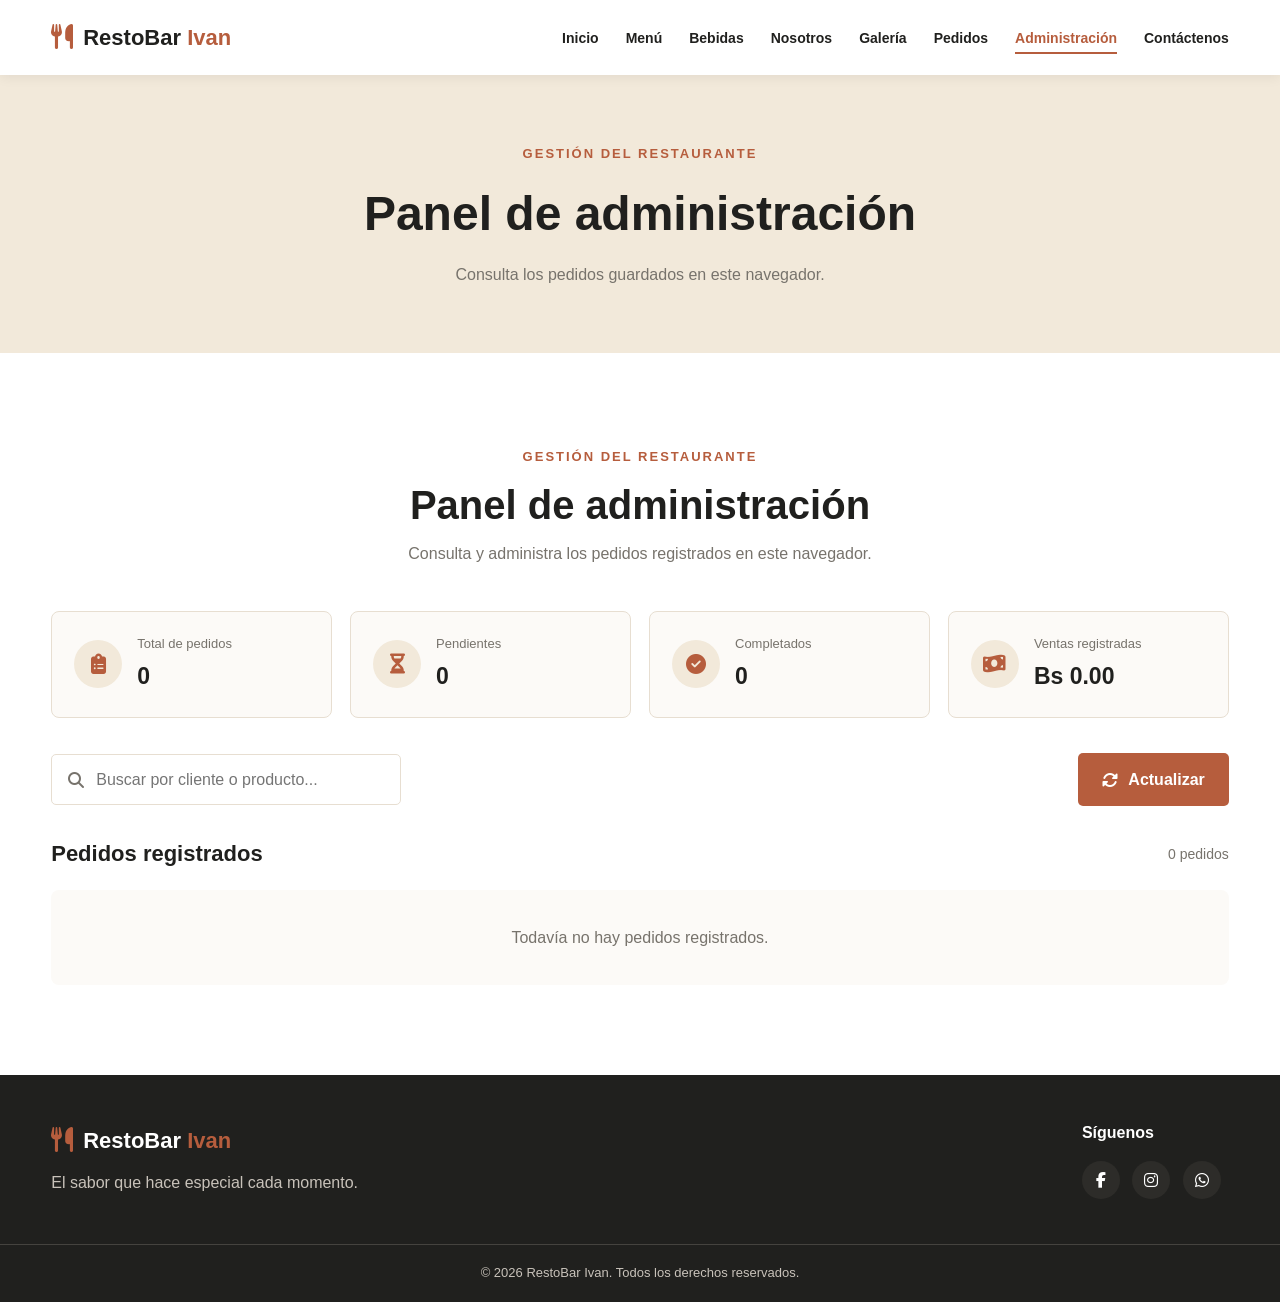
<file: administracion.html>
<!DOCTYPE html>
<html lang="es">
<head>
  <meta charset="UTF-8">
  <meta name="viewport" content="width=device-width, initial-scale=1.0">
  <meta name="description" content="RestoBar Ivan: comidas, bebidas y postres preparados con ingredientes de calidad.">
  <title>Administración | RestoBar Ivan</title>
  <link rel="stylesheet" href="style.css">
  <link rel="stylesheet" href="https://cdnjs.cloudflare.com/ajax/libs/font-awesome/6.5.2/css/all.min.css">
</head>
<body>
<header class="header">
  <nav class="navbar container">
    <a href="index.html" class="logo"><i class="fa-solid fa-utensils"></i><span>RestoBar <strong>Ivan</strong></span></a>
    <button class="menu-toggle" id="menuToggle" aria-label="Abrir menú"><i class="fa-solid fa-bars"></i></button>
    <ul class="nav-links" id="navLinks"><li><a href="index.html" class="">Inicio</a></li><li><a href="menu.html" class="">Menú</a></li><li><a href="bebidas.html">Bebidas</a></li><li><a href="nosotros.html" class="">Nosotros</a></li><li><a href="galeria.html" class="">Galería</a></li><li><a href="pedidos.html" class="">Pedidos</a></li><li><a href="administracion.html" class="active">Administración</a></li><li><a href="contactenos.html">Contáctenos</a></li></ul>
  </nav>
</header>
<main>
<section class="page-banner"><div class="container"><span class="section-subtitle">GESTIÓN DEL RESTAURANTE</span><h1>Panel de administración</h1><p>Consulta los pedidos guardados en este navegador.</p></div></section><section class="admin-section section-padding" id="pedidos">
<div class="container">
<div class="section-heading">
<span class="section-subtitle">GESTIÓN DEL RESTAURANTE</span>
<h2>Panel de administración</h2>
<p>Consulta y administra los pedidos registrados en este navegador.</p>
</div>
<div class="admin-stats">
<div class="stat-card">
<div class="stat-icon">
<i class="fa-solid fa-clipboard-list"></i>
</div>
<div>
<p>Total de pedidos</p>
<h3 id="totalPedidos">0</h3>
</div>
</div>
<div class="stat-card">
<div class="stat-icon">
<i class="fa-solid fa-hourglass-half"></i>
</div>
<div>
<p>Pendientes</p>
<h3 id="pedidosPendientes">0</h3>
</div>
</div>
<div class="stat-card">
<div class="stat-icon">
<i class="fa-solid fa-circle-check"></i>
</div>
<div>
<p>Completados</p>
<h3 id="pedidosCompletados">0</h3>
</div>
</div>
<div class="stat-card">
<div class="stat-icon">
<i class="fa-solid fa-money-bill-wave"></i>
</div>
<div>
<p>Ventas registradas</p>
<h3 id="ventasTotales">Bs 0.00</h3>
</div>
</div>
</div>
<div class="admin-tools">
<div class="search-box">
<i class="fa-solid fa-magnifying-glass"></i>
<input id="buscarPedido" placeholder="Buscar por cliente o producto..." type="search"/>
</div>
<button class="btn" id="actualizarPedidos" type="button">
<i class="fa-solid fa-rotate"></i>
                        Actualizar
                    </button>
</div>
<div class="orders-heading">
<h3>Pedidos registrados</h3>
<span id="cantidadPedidos">0 pedidos</span>
</div>
<div class="orders-container" id="listaPedidos">
<p class="no-orders">Todavía no hay pedidos registrados.</p>
</div>
</div>
</section>
</main>
<footer class="footer">
  <div class="container footer-content">
    <div class="footer-brand">
      <a href="index.html" class="logo"><i class="fa-solid fa-utensils"></i><span>RestoBar <strong>Ivan</strong></span></a>
      <p>El sabor que hace especial cada momento.</p>
    </div>
    <div class="footer-social">
      <h4>Síguenos</h4>
      <a href="https://www.facebook.com/share/1JNPotfvnx/" target="_blank" rel="noopener noreferrer" aria-label="Facebook"><i class="fa-brands fa-facebook-f"></i></a>
      <a href="https://www.instagram.com/ivanbeto551?rpxt=MTBrNG13ZXlwejhpMg==" target="_blank" rel="noopener noreferrer" aria-label="Instagram"><i class="fa-brands fa-instagram"></i></a>
      <a href="https://wa.me/59165852461" target="_blank" rel="noopener noreferrer" aria-label="WhatsApp"><i class="fa-brands fa-whatsapp"></i></a>
    </div>
  </div>
  <div class="footer-bottom"><p>&copy; 2026 RestoBar Ivan. Todos los derechos reservados.</p></div>
</footer>
<script src="script.js"></script>
</body>
</html>
</file>
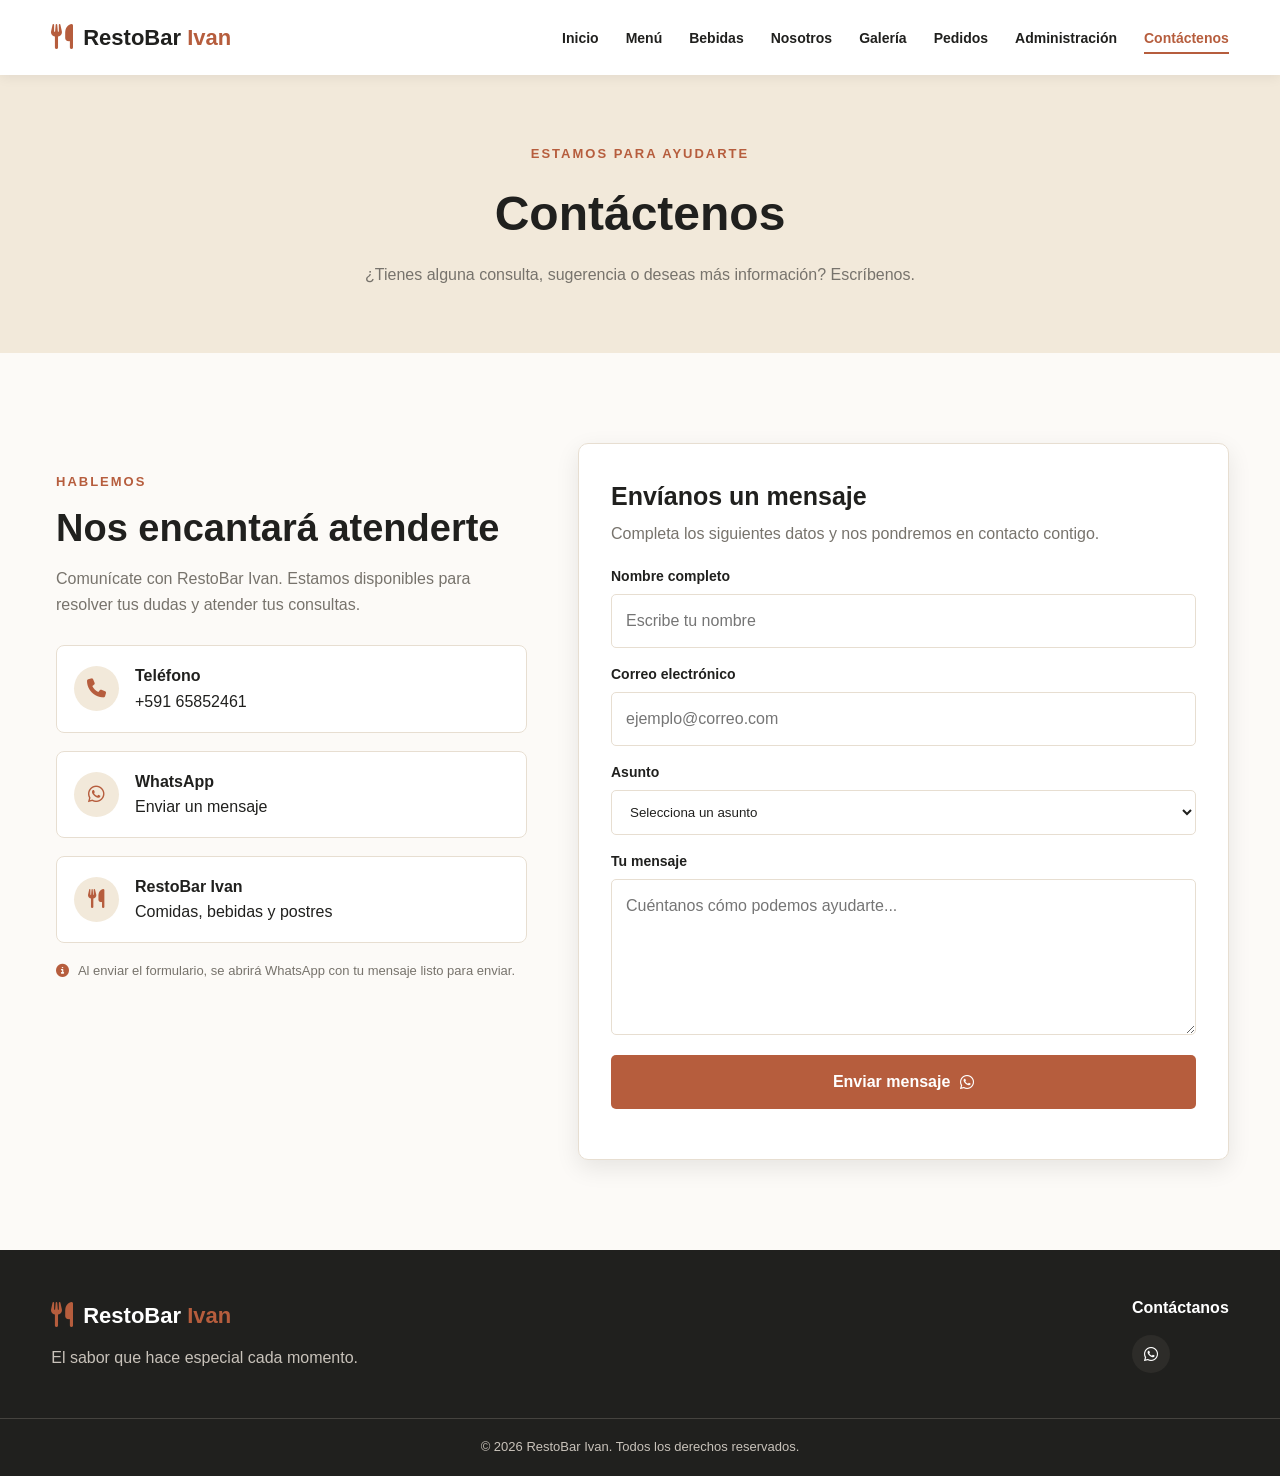
<file: contactenos.html>
<!DOCTYPE html>
<html lang="es">
<head>
  <meta charset="UTF-8">
  <meta name="viewport" content="width=device-width, initial-scale=1.0">
  <meta name="description" content="Contacta con RestoBar Ivan para consultas, sugerencias y pedidos.">
  <title>Contáctenos | RestoBar Ivan</title>
  <link rel="stylesheet" href="style.css">
  <link rel="stylesheet" href="https://cdnjs.cloudflare.com/ajax/libs/font-awesome/6.5.2/css/all.min.css">
</head>
<body>
<header class="header">
  <nav class="navbar container">
    <a href="index.html" class="logo"><i class="fa-solid fa-utensils"></i><span>RestoBar <strong>Ivan</strong></span></a>
    <button class="menu-toggle" id="menuToggle" aria-label="Abrir menú"><i class="fa-solid fa-bars"></i></button>
    <ul class="nav-links" id="navLinks">
      <li><a href="index.html">Inicio</a></li><li><a href="menu.html">Menú</a></li><li><a href="bebidas.html">Bebidas</a></li>
      <li><a href="nosotros.html">Nosotros</a></li><li><a href="galeria.html">Galería</a></li>
      <li><a href="pedidos.html">Pedidos</a></li><li><a href="administracion.html">Administración</a></li>
      <li><a href="contactenos.html" class="active">Contáctenos</a></li>
    </ul>
  </nav>
</header>
<main>
  <section class="page-banner"><div class="container">
    <span class="section-subtitle">ESTAMOS PARA AYUDARTE</span>
    <h1>Contáctenos</h1>
    <p>¿Tienes alguna consulta, sugerencia o deseas más información? Escríbenos.</p>
  </div></section>
  <section class="contact-section section-padding">
    <div class="container contact-layout">
      <div class="contact-info-panel">
        <span class="section-subtitle">HABLEMOS</span>
        <h2>Nos encantará atenderte</h2>
        <p>Comunícate con RestoBar Ivan. Estamos disponibles para resolver tus dudas y atender tus consultas.</p>
        <a class="contact-detail" href="tel:+59165852461"><i class="fa-solid fa-phone"></i><span><strong>Teléfono</strong><br>+591 65852461</span></a>
        <a class="contact-detail" href="https://wa.me/59165852461" target="_blank" rel="noopener"><i class="fa-brands fa-whatsapp"></i><span><strong>WhatsApp</strong><br>Enviar un mensaje</span></a>
        <div class="contact-detail"><i class="fa-solid fa-utensils"></i><span><strong>RestoBar Ivan</strong><br>Comidas, bebidas y postres</span></div>
        <p class="contact-note"><i class="fa-solid fa-circle-info"></i> Al enviar el formulario, se abrirá WhatsApp con tu mensaje listo para enviar.</p>
      </div>
      <form class="contact-form" id="contactForm">
        <h2>Envíanos un mensaje</h2>
        <p>Completa los siguientes datos y nos pondremos en contacto contigo.</p>
        <label for="contactNombre">Nombre completo</label>
        <input id="contactNombre" name="nombre" type="text" placeholder="Escribe tu nombre" maxlength="80" required>
        <label for="contactCorreo">Correo electrónico</label>
        <input id="contactCorreo" name="correo" type="email" placeholder="ejemplo@correo.com" required>
        <label for="contactAsunto">Asunto</label>
        <select id="contactAsunto" name="asunto" required>
          <option value="">Selecciona un asunto</option>
          <option>Consulta sobre el menú</option><option>Información sobre pedidos</option>
          <option>Sugerencia</option><option>Reclamo</option><option>Otro</option>
        </select>
        <label for="contactMensaje">Tu mensaje</label>
        <textarea id="contactMensaje" name="mensaje" rows="5" maxlength="1000" placeholder="Cuéntanos cómo podemos ayudarte..." required></textarea>
        <button class="btn btn-submit" type="submit">Enviar mensaje <i class="fa-brands fa-whatsapp"></i></button>
        <p class="form-message" id="contactMessage" aria-live="polite"></p>
      </form>
    </div>
  </section>
</main>
<footer class="footer">
  <div class="container footer-content">
    <div class="footer-brand"><a href="index.html" class="logo"><i class="fa-solid fa-utensils"></i><span>RestoBar <strong>Ivan</strong></span></a><p>El sabor que hace especial cada momento.</p></div>
    <div class="footer-social"><h4>Contáctanos</h4><a href="https://wa.me/59165852461" aria-label="WhatsApp"><i class="fa-brands fa-whatsapp"></i></a></div>
  </div>
  <div class="footer-bottom"><p>&copy; 2026 RestoBar Ivan. Todos los derechos reservados.</p></div>
</footer>
<script src="script.js"></script>
</body>
</html>
</file>
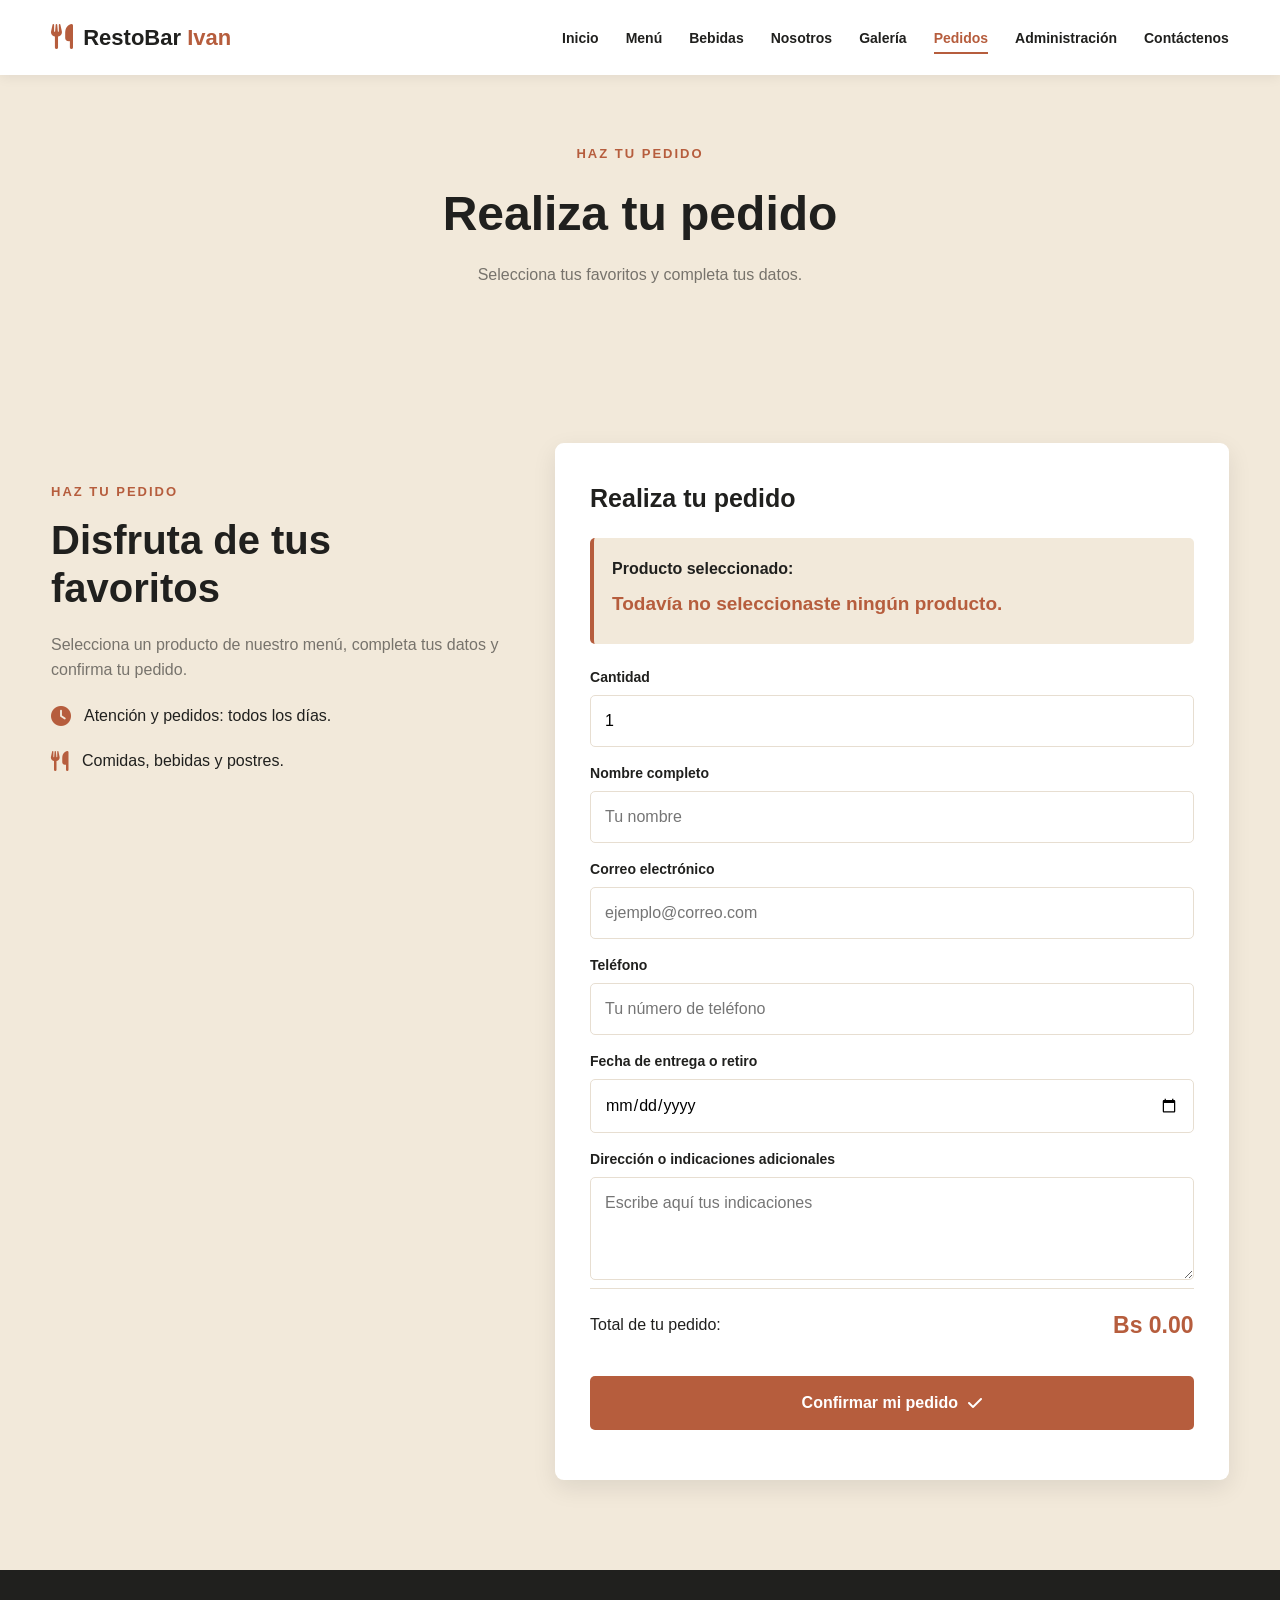
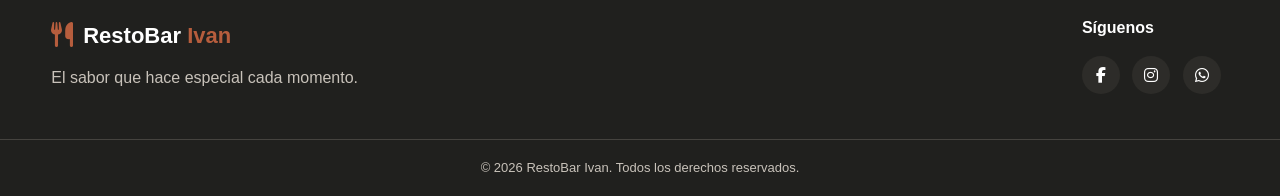
<file: pedidos.html>
<!DOCTYPE html>
<html lang="es">
<head>
  <meta charset="UTF-8">
  <meta name="viewport" content="width=device-width, initial-scale=1.0">
  <meta name="description" content="RestoBar Ivan: comidas, bebidas y postres preparados con ingredientes de calidad.">
  <title>Pedidos | RestoBar Ivan</title>
  <link rel="stylesheet" href="style.css">
  <link rel="stylesheet" href="https://cdnjs.cloudflare.com/ajax/libs/font-awesome/6.5.2/css/all.min.css">
</head>
<body>
<header class="header">
  <nav class="navbar container">
    <a href="index.html" class="logo"><i class="fa-solid fa-utensils"></i><span>RestoBar <strong>Ivan</strong></span></a>
    <button class="menu-toggle" id="menuToggle" aria-label="Abrir menú"><i class="fa-solid fa-bars"></i></button>
    <ul class="nav-links" id="navLinks"><li><a href="index.html" class="">Inicio</a></li><li><a href="menu.html" class="">Menú</a></li><li><a href="bebidas.html">Bebidas</a></li><li><a href="nosotros.html" class="">Nosotros</a></li><li><a href="galeria.html" class="">Galería</a></li><li><a href="pedidos.html" class="active">Pedidos</a></li><li><a href="administracion.html" class="">Administración</a></li><li><a href="contactenos.html">Contáctenos</a></li></ul>
  </nav>
</header>
<main>
<section class="page-banner"><div class="container"><span class="section-subtitle">HAZ TU PEDIDO</span><h1>Realiza tu pedido</h1><p>Selecciona tus favoritos y completa tus datos.</p></div></section><section class="reservation-section section-padding" id="reservas">
<div class="container reservation-container">
<div class="reservation-info">
<span class="section-subtitle">HAZ TU PEDIDO</span>
<h2>Disfruta de tus favoritos</h2>
<p>
                        Selecciona un producto de nuestro menú, completa tus
                        datos y confirma tu pedido.
                    </p>
<div class="contact-item">
<i class="fa-solid fa-clock"></i>
<span>Atención y pedidos: todos los días.</span>
</div>
<div class="contact-item">
<i class="fa-solid fa-utensils"></i>
<span>Comidas, bebidas y postres.</span>
</div>
</div>
<form class="reservation-form" id="reservationForm">
<h3>Realiza tu pedido</h3>
<div class="order-details">
<p><strong>Producto seleccionado:</strong></p>
<p id="pedidoSeleccionado">
                            Todavía no seleccionaste ningún producto.
                        </p>
<p id="precioSeleccionado"></p>
</div>
<input id="productoPedido" type="hidden"/>
<label for="cantidadPedido">Cantidad</label>
<input id="cantidadPedido" max="50" min="1" required="" type="number" value="1"/>
<label for="nombre">Nombre completo</label>
<input id="nombre" placeholder="Tu nombre" required="" type="text"/>
<label for="correo">Correo electrónico</label>
<input id="correo" placeholder="ejemplo@correo.com" required="" type="email"/>
<label for="telefono">Teléfono</label>
<input id="telefono" placeholder="Tu número de teléfono" required="" type="tel"/>
<label for="fecha">Fecha de entrega o retiro</label>
<input id="fecha" required="" type="date"/>
<label for="mensaje">Dirección o indicaciones adicionales</label>
<textarea id="mensaje" placeholder="Escribe aquí tus indicaciones" rows="3"></textarea>
<div class="order-total">
<span>Total de tu pedido:</span>
<strong id="totalPedido">Bs 0.00</strong>
</div>
<button class="btn btn-submit" type="submit">
                        Confirmar mi pedido
                        <i class="fa-solid fa-check"></i>
</button>
<p aria-live="polite" class="form-message" id="formMessage"></p>
</form>
</div>
</section>
</main>
<footer class="footer">
  <div class="container footer-content">
    <div class="footer-brand">
      <a href="index.html" class="logo"><i class="fa-solid fa-utensils"></i><span>RestoBar <strong>Ivan</strong></span></a>
      <p>El sabor que hace especial cada momento.</p>
    </div>
    <div class="footer-social">
      <h4>Síguenos</h4>
      <a href="https://www.facebook.com/share/1JNPotfvnx/" target="_blank" rel="noopener noreferrer" aria-label="Facebook"><i class="fa-brands fa-facebook-f"></i></a>
      <a href="https://www.instagram.com/ivanbeto551?rpxt=MTBrNG13ZXlwejhpMg==" target="_blank" rel="noopener noreferrer" aria-label="Instagram"><i class="fa-brands fa-instagram"></i></a>
      <a href="https://wa.me/59165852461" target="_blank" rel="noopener noreferrer" aria-label="WhatsApp"><i class="fa-brands fa-whatsapp"></i></a>
    </div>
  </div>
  <div class="footer-bottom"><p>&copy; 2026 RestoBar Ivan. Todos los derechos reservados.</p></div>
</footer>
<script src="script.js"></script>
</body>
</html>
</file>
<file: style.css>
/* =========================================
   CONFIGURACIÓN GENERAL
========================================= */

:root {
    --primary: #B65D3D;
    --primary-dark: #91452D;
    --dark: #20201E;
    --dark-light: #2D2C29;
    --cream: #F2E9DA;
    --white: #FFFFFF;
    --gray: #77736C;
    --olive: #78805B;
    --border: #E7DED1;
    --shadow: 0 8px 25px rgba(0, 0, 0, 0.09);
}

* {
    margin: 0;
    padding: 0;
    box-sizing: border-box;
    scroll-behavior: smooth;
}

body {
    font-family: Arial, Helvetica, sans-serif;
    color: var(--dark);
    background: var(--white);
    line-height: 1.6;
}

img {
    display: block;
    width: 100%;
}

a {
    text-decoration: none;
    color: inherit;
}

button,
input,
textarea {
    font: inherit;
}

button {
    cursor: pointer;
}

.container {
    width: min(1150px, 90%);
    margin: auto;
}

.section-padding {
    padding: 90px 0;
}

.section-heading {
    text-align: center;
    max-width: 650px;
    margin: 0 auto 45px;
}

.section-subtitle {
    color: var(--primary);
    font-weight: 700;
    font-size: 13px;
    letter-spacing: 2px;
}

.section-heading h2,
.about-content h2,
.reservation-info h2 {
    font-size: clamp(28px, 4vw, 40px);
    line-height: 1.2;
    margin: 12px 0;
}

.section-heading p {
    color: var(--gray);
}

/* =========================================
   BOTONES
========================================= */

.btn {
    display: inline-flex;
    align-items: center;
    justify-content: center;
    gap: 10px;
    padding: 14px 24px;
    border: none;
    border-radius: 5px;
    background: var(--primary);
    color: var(--white);
    font-weight: 700;
    transition: 0.3s ease;
}

.btn:hover {
    background: var(--primary-dark);
    transform: translateY(-3px);
}

/* =========================================
   ENCABEZADO Y NAVEGACIÓN
========================================= */

.header {
    position: sticky;
    top: 0;
    z-index: 1000;
    background: var(--white);
    box-shadow: 0 2px 12px rgba(0, 0, 0, 0.07);
}

.navbar {
    min-height: 75px;
    display: flex;
    align-items: center;
    justify-content: space-between;
}

.logo {
    display: flex;
    align-items: center;
    gap: 10px;
    color: var(--dark);
    font-size: 22px;
    font-weight: 700;
}

.logo i {
    color: var(--primary);
    font-size: 25px;
}

.logo strong {
    color: var(--primary);
}

.nav-links {
    display: flex;
    align-items: center;
    gap: 27px;
    list-style: none;
}

.nav-links a {
    font-size: 14px;
    font-weight: 600;
    transition: color 0.3s;
}

.nav-links a:hover {
    color: var(--primary);
}

.menu-toggle {
    display: none;
    background: none;
    border: none;
    color: var(--dark);
    font-size: 24px;
}

/* =========================================
   PORTADA
========================================= */

.hero {
    min-height: 600px;
    position: relative;
    display: flex;
    align-items: center;
    background:
        url("https://images.unsplash.com/photo-1517248135467-4c7edcad34c4?w=1600")
        center/cover no-repeat;
    color: var(--white);
}

.hero-overlay {
    position: absolute;
    inset: 0;
    background: linear-gradient(
        90deg,
        rgba(20, 18, 16, 0.88),
        rgba(20, 18, 16, 0.35)
    );
}

.hero-content {
    position: relative;
    z-index: 1;
    animation: aparecer 1s ease;
}

.hero-subtitle {
    color: #F1B69C;
    letter-spacing: 3px;
    font-weight: 700;
    font-size: 13px;
}

.hero h1 {
    max-width: 700px;
    font-size: clamp(40px, 6vw, 65px);
    line-height: 1.1;
    margin: 20px 0;
}

.hero p {
    max-width: 550px;
    color: #F0EDE9;
    margin-bottom: 30px;
    font-size: 17px;
}

/* =========================================
   MENÚ Y BUSCADOR
========================================= */

.menu-section {
    background: #FCFAF7;
}

.menu-tools {
    display: flex;
    align-items: center;
    justify-content: space-between;
    flex-wrap: wrap;
    gap: 20px;
    margin-bottom: 35px;
}

.search-box {
    display: flex;
    align-items: center;
    gap: 12px;
    width: min(350px, 100%);
    padding: 12px 16px;
    border: 1px solid var(--border);
    border-radius: 5px;
    background: var(--white);
}

.search-box i {
    color: var(--gray);
}

.search-box input {
    width: 100%;
    border: none;
    outline: none;
    background: transparent;
}

.filter-buttons {
    display: flex;
    flex-wrap: wrap;
    gap: 10px;
}

.filter-btn {
    padding: 10px 18px;
    border: 1px solid var(--border);
    border-radius: 5px;
    background: var(--white);
    color: var(--dark);
    transition: 0.3s;
}

.filter-btn:hover,
.filter-btn.active {
    background: var(--primary);
    color: var(--white);
    border-color: var(--primary);
}

.menu-grid {
    display: grid;
    grid-template-columns: repeat(3, 1fr);
    gap: 25px;
}

.menu-card {
    overflow: hidden;
    background: var(--white);
    border-radius: 9px;
    box-shadow: var(--shadow);
    transition: transform 0.3s, box-shadow 0.3s;
    animation: deslizarArriba 0.6s ease both;
}

.menu-card:hover {
    transform: translateY(-8px);
    box-shadow: 0 15px 30px rgba(0, 0, 0, 0.13);
}

.menu-card-image {
    height: 220px;
    overflow: hidden;
}

.menu-card-image img {
    height: 100%;
    object-fit: cover;
    transition: transform 0.5s;
}

.menu-card:hover .menu-card-image img {
    transform: scale(1.08);
}

.menu-card-content {
    padding: 22px;
}

.menu-category {
    display: inline-block;
    padding: 5px 10px;
    border-radius: 20px;
    background: var(--cream);
    color: var(--primary-dark);
    font-size: 12px;
    font-weight: 700;
}

.menu-card-content h3 {
    margin: 12px 0 8px;
    font-size: 21px;
}

.menu-card-content p {
    min-height: 65px;
    color: var(--gray);
    font-size: 14px;
}

.menu-card-bottom {
    display: flex;
    justify-content: space-between;
    align-items: center;
    margin-top: 15px;
}

.menu-price {
    color: var(--primary);
    font-size: 21px;
    font-weight: 700;
}

.btn-order {
    width: 100%;
    margin-top: 20px;
    display: flex;
    align-items: center;
    justify-content: center;
    gap: 10px;
    font-size: 14px;
}

.btn-order i {
    font-size: 15px;
}

.btn-order:hover {
    background: var(--primary-dark);
    transform: translateY(-3px);
}

.no-results,
.loading-message {
    grid-column: 1 / -1;
    text-align: center;
    color: var(--gray);
    padding: 35px;
}

/* =========================================
   NOSOTROS
========================================= */

.about-container {
    display: grid;
    grid-template-columns: 1fr 1fr;
    align-items: center;
    gap: 55px;
}

.about-image {
    height: 430px;
    overflow: hidden;
    border-radius: 9px;
}

.about-image img {
    height: 100%;
    object-fit: cover;
    transition: transform 0.5s;
}

.about-image:hover img {
    transform: scale(1.05);
}

.about-content p {
    color: var(--gray);
    margin: 15px 0;
}

.about-content .btn {
    margin-top: 15px;
}

/* =========================================
   GALERÍA
========================================= */

.gallery-section {
    background: #FCFAF7;
}

.gallery-grid {
    display: grid;
    grid-template-columns: repeat(3, 1fr);
    gap: 18px;
}

.gallery-item {
    height: 250px;
    overflow: hidden;
    border-radius: 8px;
}

.gallery-item img {
    height: 100%;
    object-fit: cover;
    transition: transform 0.5s;
}

.gallery-item:hover img {
    transform: scale(1.1);
}

/* =========================================
   FORMULARIO DE PEDIDOS
========================================= */

.reservation-section {
    background: var(--cream);
}

.reservation-container {
    display: grid;
    grid-template-columns: 0.8fr 1.2fr;
    align-items: start;
    gap: 55px;
}

.reservation-info {
    padding-top: 35px;
}

.reservation-info p {
    color: var(--gray);
    margin: 20px 0;
}

.contact-item {
    display: flex;
    align-items: center;
    gap: 13px;
    margin: 20px 0;
    color: var(--dark);
}

.contact-item i {
    color: var(--primary);
    font-size: 20px;
}

.reservation-form {
    padding: 35px;
    background: var(--white);
    border-radius: 9px;
    box-shadow: var(--shadow);
}

.reservation-form h3 {
    font-size: 25px;
    margin-bottom: 20px;
}

.reservation-form label {
    display: block;
    margin: 15px 0 7px;
    font-weight: 600;
    font-size: 14px;
}

.reservation-form input,
.reservation-form textarea {
    width: 100%;
    padding: 12px 14px;
    border: 1px solid var(--border);
    border-radius: 5px;
    outline: none;
    background: var(--white);
}

.reservation-form input:focus,
.reservation-form textarea:focus {
    border-color: var(--primary);
}

.reservation-form textarea {
    resize: vertical;
}

.order-details {
    background: var(--cream);
    padding: 18px;
    border-left: 4px solid var(--primary);
    border-radius: 5px;
    margin-bottom: 22px;
}

.order-details p {
    margin-bottom: 7px;
}

#pedidoSeleccionado {
    font-size: 19px;
    font-weight: 700;
    color: var(--primary);
}

#precioSeleccionado {
    color: var(--gray);
    font-size: 13px;
}

.order-total {
    display: flex;
    justify-content: space-between;
    align-items: center;
    padding: 18px 0;
    margin-bottom: 15px;
    border-top: 1px solid var(--border);
    font-size: 16px;
}

.order-total strong {
    color: var(--primary);
    font-size: 23px;
}

.btn-submit {
    width: 100%;
}

.form-message {
    margin-top: 15px;
    text-align: center;
    font-weight: 600;
}

.form-message.success {
    color: #287A43;
}

.form-message.error {
    color: #B3261E;
}

/* =========================================
   PANEL DE ADMINISTRACIÓN
========================================= */

.admin-section {
    background: var(--white);
}

.admin-stats {
    display: grid;
    grid-template-columns: repeat(4, 1fr);
    gap: 18px;
    margin-bottom: 35px;
}

.stat-card {
    display: flex;
    align-items: center;
    gap: 15px;
    padding: 22px;
    border: 1px solid var(--border);
    border-radius: 8px;
    background: #FCFAF7;
}

.stat-icon {
    width: 48px;
    height: 48px;
    flex-shrink: 0;
    display: grid;
    place-items: center;
    border-radius: 50%;
    background: var(--cream);
    color: var(--primary);
    font-size: 20px;
}

.stat-card p {
    color: var(--gray);
    font-size: 13px;
}

.stat-card h3 {
    font-size: 23px;
    margin-top: 3px;
}

.admin-tools {
    display: flex;
    justify-content: space-between;
    align-items: center;
    flex-wrap: wrap;
    gap: 15px;
    margin-bottom: 30px;
}

.orders-heading {
    display: flex;
    justify-content: space-between;
    align-items: center;
    margin-bottom: 18px;
}

.orders-heading h3 {
    font-size: 22px;
}

.orders-heading span {
    color: var(--gray);
    font-size: 14px;
}

.orders-container {
    display: grid;
    gap: 18px;
}

.order-card {
    padding: 22px;
    border: 1px solid var(--border);
    border-radius: 8px;
    background: #FCFAF7;
    animation: aparecer 0.4s ease;
}

.order-card-header {
    display: flex;
    justify-content: space-between;
    align-items: center;
    gap: 15px;
    flex-wrap: wrap;
    padding-bottom: 15px;
    border-bottom: 1px solid var(--border);
}

.order-id {
    font-weight: 700;
    color: var(--primary);
}

.order-status {
    padding: 6px 12px;
    border-radius: 20px;
    font-size: 12px;
    font-weight: 700;
}

.status-pendiente {
    background: #FFF0C2;
    color: #805900;
}

.status-preparacion {
    background: #DCEBFF;
    color: #245A9B;
}

.status-completado {
    background: #DDF4E2;
    color: #287A43;
}

.status-cancelado {
    background: #F9DEDC;
    color: #B3261E;
}

.order-information {
    display: grid;
    grid-template-columns: repeat(2, 1fr);
    gap: 10px 25px;
    padding: 18px 0;
}

.order-information p {
    color: var(--gray);
    font-size: 14px;
    overflow-wrap: anywhere;
}

.order-information strong {
    color: var(--dark);
}

.order-card-footer {
    display: flex;
    justify-content: space-between;
    align-items: center;
    flex-wrap: wrap;
    gap: 15px;
    padding-top: 15px;
    border-top: 1px solid var(--border);
}

.order-total-admin {
    color: var(--primary);
    font-size: 20px;
    font-weight: 700;
}

.order-actions {
    display: flex;
    align-items: center;
    gap: 10px;
    flex-wrap: wrap;
}

.order-actions select {
    padding: 9px;
    border: 1px solid var(--border);
    border-radius: 5px;
    background: var(--white);
}

.btn-delete {
    padding: 9px 13px;
    border: none;
    border-radius: 5px;
    background: #F9DEDC;
    color: #B3261E;
    transition: 0.3s;
}

.btn-delete:hover {
    background: #EFB8B4;
}

.no-orders {
    padding: 35px;
    text-align: center;
    color: var(--gray);
    background: #FCFAF7;
    border-radius: 8px;
}

/* =========================================
   PIE DE PÁGINA
========================================= */

.footer {
    background: var(--dark);
    color: var(--white);
}

.footer-content {
    display: flex;
    justify-content: space-between;
    align-items: center;
    gap: 30px;
    padding-top: 45px;
    padding-bottom: 45px;
}

.footer .logo {
    color: var(--white);
}

.footer-brand p {
    color: #C8C2BA;
    margin-top: 12px;
}

.footer-social h4 {
    margin-bottom: 15px;
}

.footer-social a {
    display: inline-grid;
    place-items: center;
    width: 38px;
    height: 38px;
    margin-right: 8px;
    border-radius: 50%;
    background: var(--dark-light);
    color: var(--white);
    transition: 0.3s;
}

.footer-social a:hover {
    background: var(--primary);
    transform: translateY(-3px);
}

.footer-bottom {
    padding: 18px;
    border-top: 1px solid #45433F;
    text-align: center;
    color: #C8C2BA;
    font-size: 13px;
}

/* =========================================
   ANIMACIONES
========================================= */

@keyframes aparecer {
    from {
        opacity: 0;
    }

    to {
        opacity: 1;
    }
}

@keyframes deslizarArriba {
    from {
        opacity: 0;
        transform: translateY(30px);
    }

    to {
        opacity: 1;
        transform: translateY(0);
    }
}

@keyframes zoomEntrada {
    from {
        opacity: 0;
        transform: scale(0.92);
    }

    to {
        opacity: 1;
        transform: scale(1);
    }
}

.hero-content {
    animation: deslizarArriba 0.9s ease both;
}

.about-image {
    animation: zoomEntrada 0.8s ease both;
}

.gallery-item {
    animation: aparecer 0.8s ease both;
}

/* =========================================
   DISEÑO RESPONSIVE
========================================= */

@media (max-width: 950px) {
    .nav-links {
        gap: 15px;
    }

    .nav-links a {
        font-size: 13px;
    }

    .menu-grid {
        grid-template-columns: repeat(2, 1fr);
    }

    .admin-stats {
        grid-template-columns: repeat(2, 1fr);
    }
}

@media (max-width: 750px) {
    .section-padding {
        padding: 65px 0;
    }

    .menu-toggle {
        display: block;
    }

    .nav-links {
        display: none;
        position: absolute;
        top: 75px;
        left: 0;
        width: 100%;
        padding: 20px 5%;
        flex-direction: column;
        align-items: flex-start;
        gap: 18px;
        background: var(--white);
        box-shadow: var(--shadow);
    }

    .nav-links.active {
        display: flex;
    }

    .hero {
        min-height: 520px;
    }

    .about-container,
    .reservation-container {
        grid-template-columns: 1fr;
    }

    .about-image {
        height: 320px;
    }

    .reservation-info {
        padding-top: 0;
    }

    .gallery-grid {
        grid-template-columns: repeat(2, 1fr);
    }

    .footer-content {
        flex-direction: column;
        align-items: flex-start;
    }
}

@media (max-width: 520px) {
    .menu-grid,
    .gallery-grid,
    .admin-stats {
        grid-template-columns: 1fr;
    }

    .menu-tools {
        align-items: stretch;
    }

    .filter-buttons {
        justify-content: center;
    }

    .filter-btn {
        flex: 1;
    }

    .reservation-form {
        padding: 22px;
    }

    .order-information {
        grid-template-columns: 1fr;
    }

    .order-card-footer,
    .orders-heading {
        align-items: flex-start;
        flex-direction: column;
    }

    .hero h1 {
        font-size: 39px;
    }
}


/* Navegación entre páginas */
.nav-links a.active {
    color: var(--primary);
    position: relative;
}
.nav-links a.active::after {
    content: "";
    position: absolute;
    left: 0;
    bottom: -8px;
    width: 100%;
    height: 2px;
    background: var(--primary);
}
.page-banner {
    padding: 65px 0;
    text-align: center;
    background: var(--cream);
}
.page-banner h1 {
    margin: 10px 0;
    color: var(--dark);
    font-size: clamp(32px, 5vw, 48px);
}
.page-banner p {
    color: var(--gray);
}

/* =========================================
   DISEÑO RESPONSIVO - RESTOBAR IVAN
   ========================================= */

/* Evitar desbordamientos */
* {
    box-sizing: border-box;
}

html {
    width: 100%;
    overflow-x: hidden;
    scroll-behavior: smooth;
}

body {
    width: 100%;
    min-width: 320px;
    overflow-x: hidden;
}

img {
    max-width: 100%;
    height: auto;
    display: block;
}

.container {
    width: min(92%, 1200px);
    margin-inline: auto;
}

/* TABLETS Y PANTALLAS MEDIANAS */
@media (max-width: 950px) {

    .about-container,
    .reservation-container {
        grid-template-columns: 1fr;
    }

    .admin-stats {
        grid-template-columns: repeat(2, minmax(0, 1fr));
    }

    .menu-grid {
        grid-template-columns: repeat(2, minmax(0, 1fr));
    }

    .gallery-grid {
        grid-template-columns: repeat(2, minmax(0, 1fr));
    }

    .hero h1 {
        font-size: clamp(2rem, 5vw, 3.5rem);
    }
}

/* TELÉFONOS Y TABLETS PEQUEÑAS */
@media (max-width: 750px) {

    .container {
        width: 92%;
    }

    .navbar {
        position: relative;
        flex-wrap: wrap;
    }

    .menu-toggle {
        display: block;
        cursor: pointer;
    }

    .nav-links {
        width: 100%;
        flex-direction: column;
        align-items: stretch;
        gap: 0;
    }

    /* El menú se muestra cuando JavaScript
       agrega una de estas clases al nav */
    .nav-links.show,
    .nav-links.open,
    .nav-links.active {
        display: flex;
    }

    .nav-links a {
        display: block;
        padding: 12px;
    }

    .hero {
        min-height: 520px;
        padding: 70px 0;
    }

    .hero-content {
        text-align: center;
    }

    .hero h1 {
        font-size: clamp(2rem, 8vw, 3rem);
    }

    .hero p {
        font-size: 1rem;
    }

    .about-container,
    .reservation-container {
        gap: 30px;
    }

    .footer-content {
        flex-direction: column;
        text-align: center;
        gap: 25px;
    }

    .admin-tools {
        flex-direction: column;
        align-items: stretch;
    }

    .admin-tools .btn {
        width: 100%;
    }

    .orders-heading {
        flex-wrap: wrap;
        gap: 10px;
    }
}

/* TELÉFONOS PEQUEÑOS */
@media (max-width: 520px) {

    .container {
        width: 90%;
    }

    .logo {
        font-size: 1rem;
    }

    .hero {
        min-height: 460px;
    }

    .hero h1 {
        font-size: 2rem;
    }

    .hero-subtitle,
    .section-subtitle {
        font-size: 0.8rem;
    }

    .menu-grid,
    .gallery-grid,
    .admin-stats {
        grid-template-columns: 1fr;
    }

    .menu-card,
    .stat-card,
    .order-card {
        width: 100%;
        min-width: 0;
    }

    .reservation-form {
        width: 100%;
        padding: 20px;
    }

    .reservation-form input,
    .reservation-form textarea,
    .reservation-form select {
        width: 100%;
        max-width: 100%;
    }

    .page-banner {
        padding: 55px 0;
        text-align: center;
    }

    .section-padding {
        padding-top: 50px;
        padding-bottom: 50px;
    }

    .btn {
        max-width: 100%;
        white-space: normal;
    }

    .footer {
        text-align: center;
    }
}



/* =========================================
   GALERÍA CON INGREDIENTES
========================================= */
.gallery-grid { align-items: stretch; }
.gallery-card {
    overflow: hidden;
    background: var(--white);
    border: 1px solid var(--border);
    border-radius: 9px;
    box-shadow: var(--shadow);
    transition: transform .3s ease, box-shadow .3s ease;
}
.gallery-card:hover { transform: translateY(-5px); box-shadow: 0 14px 28px rgba(0,0,0,.12); }
.gallery-card .gallery-item { height: 220px; }
.gallery-card-content { padding: 20px; }
.gallery-card-content h3 { margin: 12px 0 8px; font-size: 20px; }
.gallery-card-content p { color: var(--gray); font-size: 14px; line-height: 1.65; }

/* =========================================
   FORMULARIO DE CONTACTO
========================================= */
.contact-section { background: #FCFAF7; }
.contact-layout {
    display: grid;
    grid-template-columns: .85fr 1.15fr;
    gap: 45px;
    align-items: start;
}
.contact-info-panel { padding: 25px 5px; }
.contact-info-panel h2 { font-size: clamp(28px,4vw,38px); line-height: 1.2; margin: 12px 0; }
.contact-info-panel > p { color: var(--gray); margin: 15px 0 28px; }
.contact-detail {
    display: flex; align-items: center; gap: 16px;
    margin: 18px 0; padding: 17px;
    border: 1px solid var(--border); border-radius: 8px;
    background: var(--white);
}
.contact-detail > i {
    display: grid; place-items: center; flex: 0 0 45px; height: 45px;
    border-radius: 50%; background: var(--cream); color: var(--primary); font-size: 19px;
}
.contact-detail strong { color: var(--dark); }
.contact-note { font-size: 13px; color: var(--gray); }
.contact-note i { color: var(--primary); margin-right: 6px; }
.contact-form {
    padding: 32px; background: var(--white); border-radius: 10px;
    box-shadow: var(--shadow); border: 1px solid var(--border);
}
.contact-form h2 { font-size: 25px; margin-bottom: 5px; }
.contact-form > p { color: var(--gray); margin-bottom: 18px; }
.contact-form label { display:block; margin: 15px 0 7px; font-weight:600; font-size:14px; }
.contact-form input, .contact-form select, .contact-form textarea {
    display:block; width:100%; padding:13px 14px;
    border:1px solid var(--border); border-radius:5px; outline:none;
    background:var(--white); color:var(--dark);
}
.contact-form input:focus, .contact-form select:focus, .contact-form textarea:focus { border-color:var(--primary); box-shadow:0 0 0 3px rgba(182,93,61,.10); }
.contact-form textarea { resize:vertical; }
.contact-form .btn { margin-top:20px; }

/* Acciones de productos añadidos a pedidos */
.add-product-form {
    display:flex; flex-wrap:wrap; gap:10px; align-items:center;
    padding:15px; margin:15px 0; border:1px dashed var(--primary);
    border-radius:7px; background:#fffaf6;
}
.add-product-form[hidden] { display:none; }
.add-product-form select { flex:1 1 220px; min-width:0; padding:11px; border:1px solid var(--border); border-radius:5px; background:white; }
.add-product-form input { width:90px; padding:11px; border:1px solid var(--border); border-radius:5px; }
.btn-add-product { padding:9px 13px; font-size:13px; }
.order-added-items { margin-top:12px; padding:12px; background:#fff; border-radius:6px; }
.order-added-items p { color:var(--gray); font-size:13px; margin-top:5px; }

@media(max-width:850px) {
    .contact-layout { grid-template-columns:1fr; gap:25px; }
}
@media(max-width:520px) {
    .contact-form { padding:22px; }
    .add-product-form { align-items:stretch; flex-direction:column; }
    .add-product-form select, .add-product-form input, .add-product-form button { width:100%; }
}


/* NUEVA PRESENTACIÓN DEL CATÁLOGO Y PÁGINAS POR CATEGORÍA */
.menu-ingredients { margin-top: 10px; padding-top: 10px; border-top: 1px solid var(--border); font-size: 12px !important; line-height: 1.55; min-height: 0 !important; }
.category-shortcuts { display:grid; grid-template-columns:repeat(2,minmax(0,1fr)); gap:16px; margin:0 0 28px; }
.category-shortcuts a { display:flex; align-items:center; gap:15px; padding:18px 20px; border:1px solid var(--border); border-radius:10px; background:var(--white); color:var(--dark); text-decoration:none; transition:.25s; }
.category-shortcuts a:hover { transform:translateY(-3px); border-color:var(--primary); box-shadow:var(--shadow); }
.category-shortcuts i { display:grid; place-items:center; width:48px; height:48px; flex:0 0 48px; border-radius:50%; background:var(--cream); color:var(--primary); font-size:21px; }
.category-shortcuts strong,.category-shortcuts small { display:block; }
.category-shortcuts small { color:var(--gray); margin-top:3px; }
.gallery-card { overflow:hidden; border-radius:10px; background:var(--white); box-shadow:var(--shadow); }
.gallery-card-content { padding:18px; }
.gallery-card-content h3 { margin:10px 0 8px; }
.gallery-card-content p { color:var(--gray); font-size:14px; line-height:1.6; }
.gallery-card .gallery-item { height:230px; border-radius:0; }
.featured-grid { display:grid; grid-template-columns:repeat(3,minmax(0,1fr)); gap:22px; }
.featured-card { overflow:hidden; background:var(--white); border-radius:10px; box-shadow:var(--shadow); }
.featured-card img { width:100%; height:230px; object-fit:cover; }
.featured-card div { padding:20px; }
.featured-card h3 { margin:12px 0 6px; }
.featured-card p { color:var(--gray); margin-bottom:14px; }
.text-link { color:var(--primary); font-weight:700; text-decoration:none; }
.text-link:hover { color:var(--primary-dark); }
.home-cta { background:var(--cream); }
.home-cta-inner { display:flex; align-items:center; justify-content:space-between; gap:24px; }
.home-cta-inner h2 { margin:8px 0; }
.home-cta-inner p { color:var(--gray); }
.category-page-tools { display:flex; justify-content:flex-end; margin-bottom:22px; }
.btn-outline { background:transparent; color:var(--primary); border:1px solid var(--primary); }
.btn-outline:hover { background:var(--primary); color:white; }
@media(max-width:750px) { .featured-grid { grid-template-columns:repeat(2,minmax(0,1fr)); } .home-cta-inner { align-items:flex-start; flex-direction:column; } }
@media(max-width:520px) { .category-shortcuts,.featured-grid { grid-template-columns:1fr; } .category-shortcuts a { padding:14px; } }

.price-note { margin-top: 6px; font-size: 12px; color: var(--gray); font-style: italic; }


/* =========================================
   MICROINTERACCIONES Y TRANSICIONES MEJORADAS
========================================= */
html { scroll-behavior: smooth; }
body { animation: pageFadeIn .55s cubic-bezier(.22,.61,.36,1) both; }

@keyframes pageFadeIn {
  from { opacity: 0; transform: translateY(8px); }
  to { opacity: 1; transform: translateY(0); }
}

/* Entrada progresiva de contenido al entrar en pantalla */
.reveal-on-scroll {
  opacity: 0;
  transform: translateY(26px) scale(.985);
  transition: opacity .7s ease, transform .7s cubic-bezier(.2,.7,.2,1);
  will-change: opacity, transform;
}
.reveal-on-scroll.is-visible { opacity: 1; transform: translateY(0) scale(1); }

/* Tarjetas con movimiento más refinado */
.menu-card, .featured-card, .gallery-card {
  transition: transform .42s cubic-bezier(.2,.7,.2,1), box-shadow .42s ease, border-color .3s ease;
  transform: translateZ(0);
}
.menu-card:hover, .featured-card:hover, .gallery-card:hover {
  transform: translateY(-9px);
  box-shadow: 0 18px 38px rgba(32,32,30,.15);
}
.menu-card-image img, .featured-card img, .gallery-card .gallery-item img {
  transition: transform .75s cubic-bezier(.2,.7,.2,1), filter .5s ease;
}
.menu-card:hover .menu-card-image img, .featured-card:hover img, .gallery-card:hover .gallery-item img {
  transform: scale(1.055);
  filter: saturate(1.08);
}
.btn, .btn-order, .category-shortcuts a, .nav-links a, .footer-social a {
  transition: color .25s ease, background-color .3s ease, border-color .3s ease,
              box-shadow .3s ease, transform .3s cubic-bezier(.2,.7,.2,1);
}
.btn:hover, .btn-order:hover { transform: translateY(-3px); box-shadow: 0 9px 20px rgba(145,69,45,.2); }
.btn:active, .btn-order:active { transform: translateY(0) scale(.98); }
.category-shortcuts a:hover { transform: translateY(-5px); }

/* Entrada escalonada para las tarjetas */
.menu-grid .menu-card:nth-child(2) { transition-delay: .06s; }
.menu-grid .menu-card:nth-child(3) { transition-delay: .12s; }
.menu-grid .menu-card:nth-child(4) { transition-delay: .18s; }
.menu-grid .menu-card:nth-child(5) { transition-delay: .24s; }
.menu-grid .menu-card:nth-child(6) { transition-delay: .30s; }

@media (prefers-reduced-motion: reduce) {
  html { scroll-behavior: auto; }
  *, *::before, *::after { animation-duration: .01ms !important; animation-iteration-count: 1 !important; transition-duration: .01ms !important; scroll-behavior: auto !important; }
  .reveal-on-scroll { opacity: 1; transform: none; }
}


/* AMPLIACIÓN RESTOBAR IVAN: información institucional, bebidas y edad */
.values-grid{display:grid;grid-template-columns:repeat(3,minmax(0,1fr));gap:20px;margin-top:34px}
.value-card{background:var(--white);border:1px solid var(--border);border-radius:14px;padding:26px;box-shadow:var(--shadow);}
.value-card>i{font-size:1.7rem;color:var(--primary);margin-bottom:12px}
.value-card h3{margin:8px 0;color:var(--dark)}.value-card p{color:var(--gray);line-height:1.7;margin:0}
.about-columns{display:grid;grid-template-columns:repeat(2,minmax(0,1fr));gap:28px}
.about-columns article,.values-list{background:var(--white);border:1px solid var(--border);border-radius:14px;padding:28px}
.about-columns p,.values-list li{color:var(--gray);line-height:1.8}
.values-list{margin-top:24px}.values-list ul{padding-left:22px}
.about-cta{text-align:center;background:var(--cream);border-radius:16px;padding:42px 24px}.about-cta p{color:var(--gray)}
.age-confirmation{display:flex;align-items:flex-start;gap:10px;padding:13px;border:1px solid var(--border);border-radius:9px;margin:12px 0;color:var(--dark);line-height:1.5}
.age-confirmation[hidden]{display:none}.age-confirmation input{margin-top:4px;accent-color:var(--primary)}
.price-note{font-size:.9rem;color:var(--gray);line-height:1.6;margin-top:18px}
@media(max-width:850px){.values-grid{grid-template-columns:repeat(2,minmax(0,1fr))}}
@media(max-width:600px){.values-grid,.about-columns{grid-template-columns:1fr}.value-card,.about-columns article,.values-list{padding:21px}}
</file>
